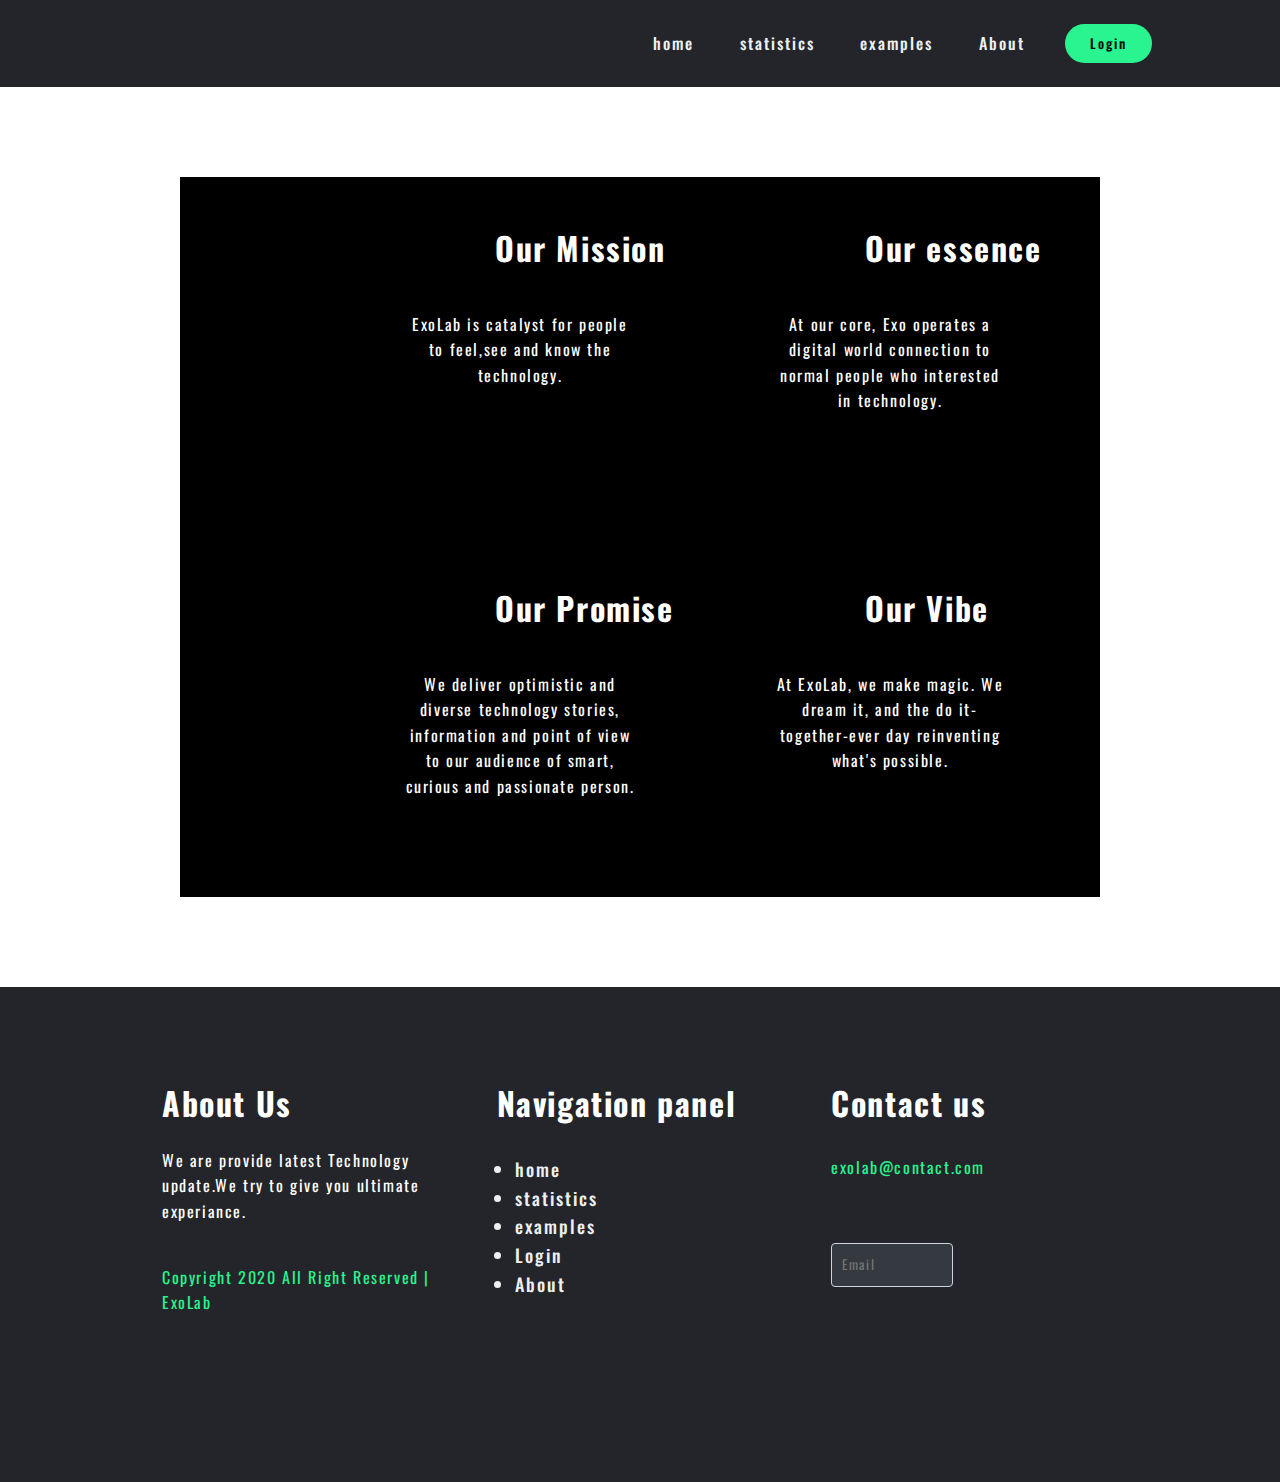
<file: about.html>
<!doctype html>
<html>
<head>
<meta charset="utf-8">
<meta name="viewpoint" content="width=device-width, initial-scale=1">
<link href="https://fonts.googleapis.com/css2?family=Oswald:wght@300&display=swap" rel="stylesheet">

	<link rel="stylesheet" href="style.css">
<title>About</title>
</head>
<body>
<header>
	<a href="index.html">

	<img class="logo" src="Assets/logo.png" alt="logo">
	<nav>
		<ul class="nav_link">
			<li><a href="index.html">home</a></li>
			<li><a href="statistics.html">statistics</a></li>
			<li><a href="examples.html">examples</a></li>
			<li><a href="about.html">About</a></li>
		</ul>
	</nav>
	<a class="cta" href="login.html"><button>Login</button></a>
	</header>
<main>

	<div class="about">

		<div class="a1">
				<div class="a11">
					<h1>Our Mission</h1>
					<p align="center">ExoLab is catalyst for people to feel,see and know the technology.</p>
				</div>

				<div class="a12">
					<h1>Our essence</h1>
					<p align="center">At our core, Exo operates a digital world connection to normal people who interested in technology.</p>
				</div>
		</div>

		<div class="a2">
				<div class="a21">
						<h1>Our Promise</h1>
						<p align="center">We deliver optimistic and diverse technology stories, information and point of view to our audience of smart, curious and passionate person.</p>
				</div>
				
				<div class="a22">
						<h1>Our Vibe</h1>
						<p align="center">At ExoLab, we make magic. We dream it, and the do it-together-ever day reinventing what's possible.</p>
				</div>				
		</div>

	</div>


</main>

<footer>
	<div class="foot1">
		<h1>About Us</h1>
		<p-1> We are provide latest Technology update.We try to give you ultimate experiance.</p-1>
		<p-2>Copyright 2020 All Right Reserved | ExoLab</p-2>
	</div>
	<div class="foot3">
				<h1>Contact us</h1>
				<p>exolab@contact.com</p>

		<form class="form">
			<input type="text" class="input" placeholder="Email">
		</form>		

	</div>
	<div class="foot2">
		<h1>Navigation panel</h1>
		<nav>
		<ul class="foot_nav">
			<li><a href="index.html">home</a></li>
			<li><a href="statistics.html">statistics</a></li>
			<li><a href="examples.html">examples</a></li>
			<li><a href="login.html">Login</a></li>
			<li><a href="about.html">About</a></li>
		</ul>
	</nav>
	</div>
	
</footer>

</body>
</html>
</file>
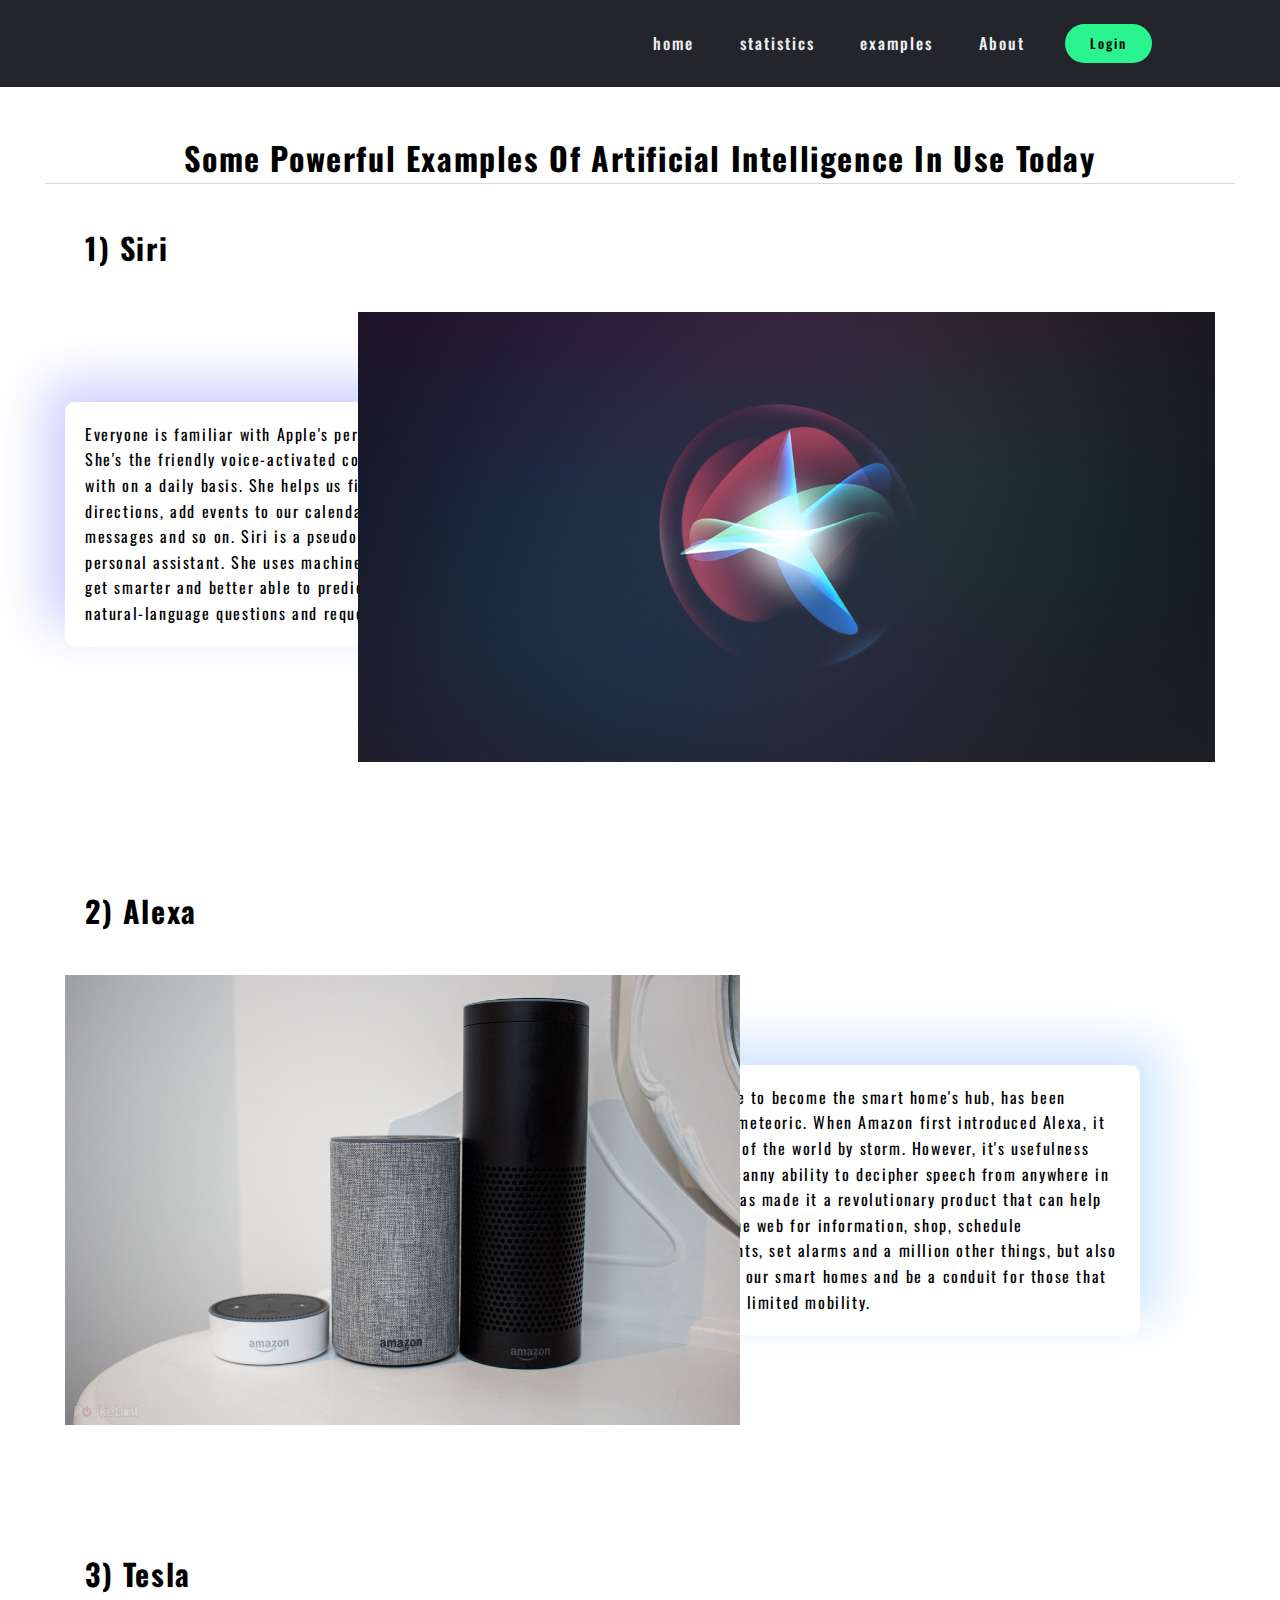
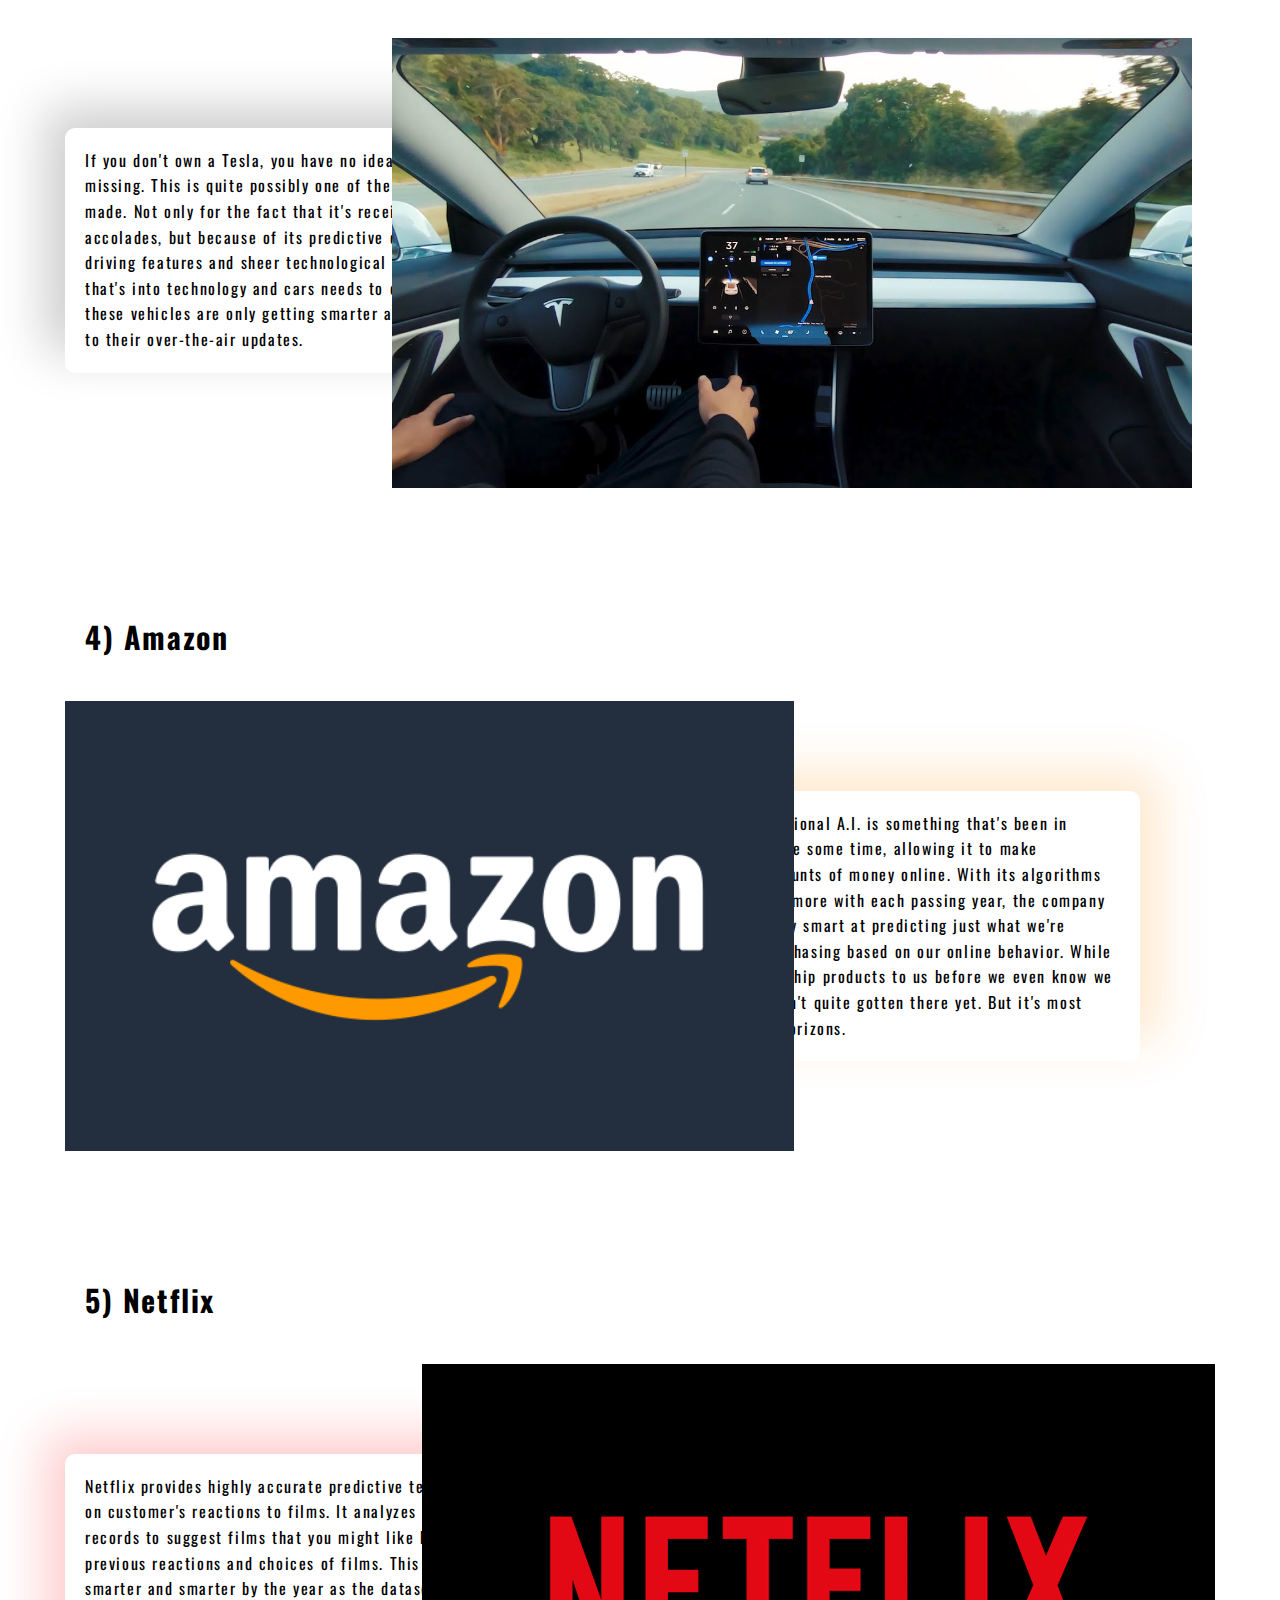
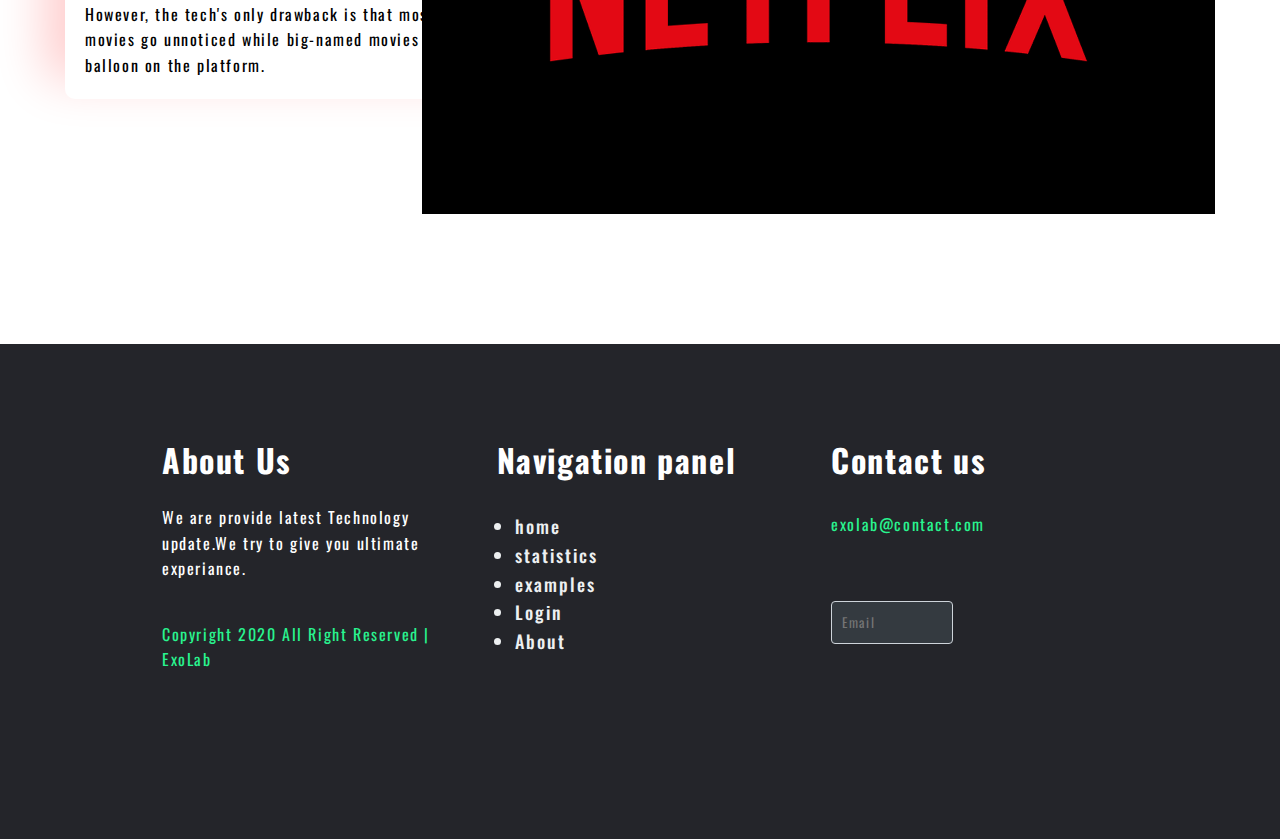
<file: examples.html>
<!doctype html>
<html>
<head>
<meta charset="utf-8">
<meta name="viewpoint" content="width=device-width, initial-scale=1">
<link href="https://fonts.googleapis.com/css2?family=Oswald:wght@300&display=swap" rel="stylesheet">

	<link rel="stylesheet" href="style.css">
<title>Examples</title>
</head>
<body>
<header>
	<a href="index.html">

	<img class="logo" src="Assets/logo.png" alt="logo">
	<nav>
		<ul class="nav_link">
			<li><a href="index.html">home</a></li>
			<li><a href="statistics.html">statistics</a></li>
			<li><a href="examples.html">examples</a></li>
			<li><a href="about.html">About</a></li>
		</ul>
	</nav>
	<a class="cta" href="login.html"><button>Login</button></a>
	</header>

<main>
	
<div class="e1">

	<h1 align="center">Some Powerful Examples Of Artificial Intelligence In Use Today</h1>
	<div class="siri">
			<h2>1) Siri</h2>
			<div class="siri_info">
				<p>Everyone is familiar with Apple's personal assistant, Siri. She's the friendly voice-activated computer that we interact with on a daily basis. She helps us find information, gives us directions, add events to our calendars, helps us send messages and so on. Siri is a pseudo-intelligent digital personal assistant. She uses machine-learning technology to get smarter and better able to predict and understand our natural-language questions and requests.</p>
			</div>
			<div class="siri_p">
				<img src="Assets/siri.png" class="sirip">
			</div>
	</div>

	<div class="alexa">
			<h2>2) Alexa</h2>
			<div class="alexa_info">
				<p>Alexa's rise to become the smart home's hub, has been somewhat meteoric. When Amazon first introduced Alexa, it took much of the world by storm. However, it's usefulness and its uncanny ability to decipher speech from anywhere in the room has made it a revolutionary product that can help us scour the web for information, shop, schedule appointments, set alarms and a million other things, but also help power our smart homes and be a conduit for those that might have limited mobility.</p>
			</div>
			<div class="alexa_p">
				<img src="Assets/alexa.jpg" class="alexap">
			</div>
	</div>	

	<div class="tesla">
			<h2>3) Tesla</h2>
			<div class="tesla_info">
				<p>If you don't own a Tesla, you have no idea what you're missing. This is quite possibly one of the best cars ever made. Not only for the fact that it's received so many accolades, but because of its predictive capabilities, self-driving features and sheer technological "coolness." Anyone that's into technology and cars needs to own a Tesla, and these vehicles are only getting smarter and smarter thanks to their over-the-air updates.</p>	
			</div>
			<div class="tesla_p">
				<img src="Assets/tesla.jpg" class="teslap">
			</div>
	</div>

	<div class="amazon">
			<h2>4) Amazon</h2>
			<div class="amazon_info">
				<p>Amazon's transactional A.I. is something that's been in existence for quite some time, allowing it to make astronomical amounts of money online. With its algorithms refined more and more with each passing year, the company has gotten acutely smart at predicting just what we're interested in purchasing based on our online behavior. While Amazon plans to ship products to us before we even know we need them, it hasn't quite gotten there yet. But it's most certainly on its horizons.</p>
			</div>
			<div class="amazon_p">
				<img src="Assets/amazon.png" class="amazonp">
			</div>
	</div>	

	<div class="netflix">
			<h2>5) Netflix</h2>
			<div class="netflix_info">
				<p>Netflix provides highly accurate predictive technology based on customer's reactions to films. It analyzes billions of records to suggest films that you might like based on your previous reactions and choices of films. This tech is getting smarter and smarter by the year as the dataset grows. However, the tech's only drawback is that most small-labeled movies go unnoticed while big-named movies grow and balloon on the platform.</p>
			</div>
			<div class="netflix_p">
				<img src="Assets/netflix.png" class="netflixp">
			</div>
	</div>

</div>



</main>

<footer>
	<div class="foot1">
		<h1>About Us</h1>
		<p-1> We are provide latest Technology update.We try to give you ultimate experiance.</p-1>
		<p-2>Copyright 2020 All Right Reserved | ExoLab</p-2>
	</div>
	<div class="foot3">
				<h1>Contact us</h1>
				<p>exolab@contact.com</p>

		<form class="form">
			<input type="text" class="input" placeholder="Email">
		</form>		

	</div>
	<div class="foot2">
		<h1>Navigation panel</h1>
		<nav>
		<ul class="foot_nav">
			<li><a href="index.html">home</a></li>
			<li><a href="statistics.html">statistics</a></li>
			<li><a href="examples.html">examples</a></li>
			<li><a href="login.html">Login</a></li>
			<li><a href="about.html">About</a></li>
		</ul>
	</nav>
	</div>
	
</footer>

</body>
</html>
</file>
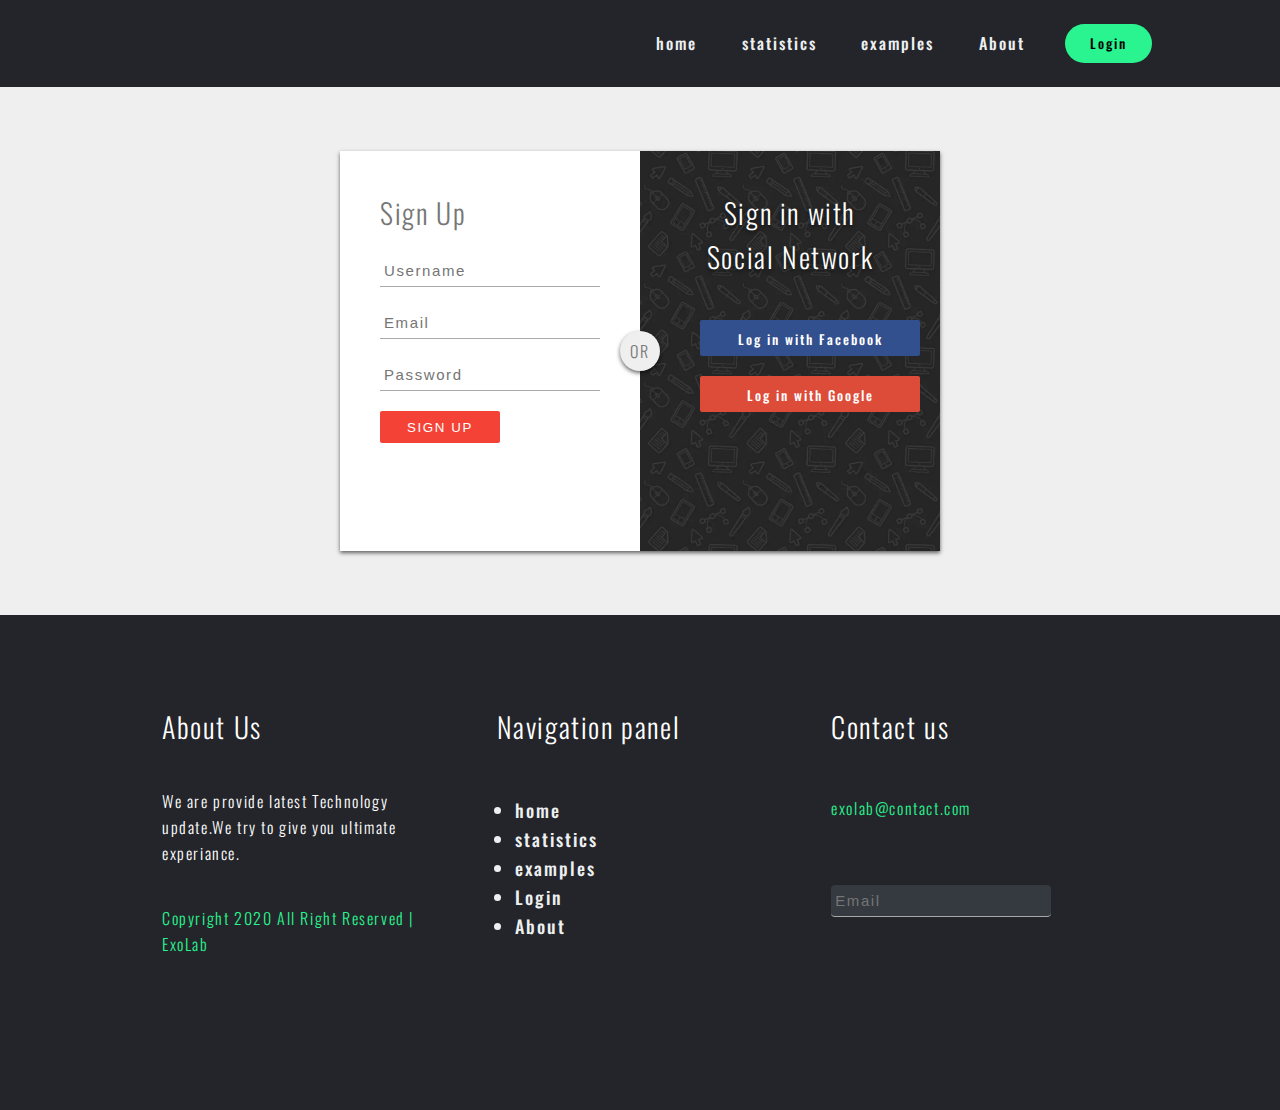
<file: login.html>
<!DOCTYPE html>
<html>
<head>
	<meta charset="utf-8">
<meta name="viewpoint" content="width=device-width, initial-scale=1">
<link href="https://fonts.googleapis.com/css2?family=Oswald:wght@300&display=swap" rel="stylesheet">

	<link rel="stylesheet" href="style.css">
	<link rel="stylesheet" href="login.css">
<title>Login</title>
</head>
<body>
<header>
	<a href="index.html">

	<img class="logo" src="Assets/logo.png" alt="home">
	<nav>
		<ul class="nav_link">
			<li><a href="index.html">home</a></li>
			<li><a href="statistics.html">statistics</a></li>
			<li><a href="examples.html">examples</a></li>
			<li><a href="about.html">About</a></li>
		</ul>
	</nav>
	<a class="cta" href="login.html"><button>Login</button></a>
	</header>


<div id="login-box">
	<div class="left-box">
		<h1>Sign Up</h1>
		<input type="text" name="username" placeholder="Username">
		<input type="text" name="email" placeholder="Email">
		<input type="password" name="password" placeholder="Password">
		<input type="submit" name="signup-button" value="Sign Up">

	</div>
	<div class="right-box">
		<span class="signinwith">Sign in with<br>Social Network</span>
		<button class="social facebook">Log in with Facebook</button>
		<button class="social google">Log in with Google</button>
	</div>
	<div class="or">OR</div>
</div>


<footer>
	<div class="foot1">
		<h1>About Us</h1>
		<p-1> We are provide latest Technology update.We try to give you ultimate experiance.</p-1>
		<p-2>Copyright 2020 All Right Reserved | ExoLab</p-2>
	</div>
	<div class="foot3">
				<h1>Contact us</h1>
				<p>exolab@contact.com</p>

		<form class="form">
			<input type="text" class="input" placeholder="Email">
		</form>		

	</div>
	<div class="foot2">
		<h1>Navigation panel</h1>
		<nav>
		<ul class="foot_nav">
			<li><a href="index.html">home</a></li>
			<li><a href="statistics.html">statistics</a></li>
			<li><a href="examples.html">examples</a></li>
			<li><a href="login.html">Login</a></li>
			<li><a href="about.html">About</a></li>
		</ul>
	</nav>
	</div>
	
</footer>

</body>
</html>
</file>
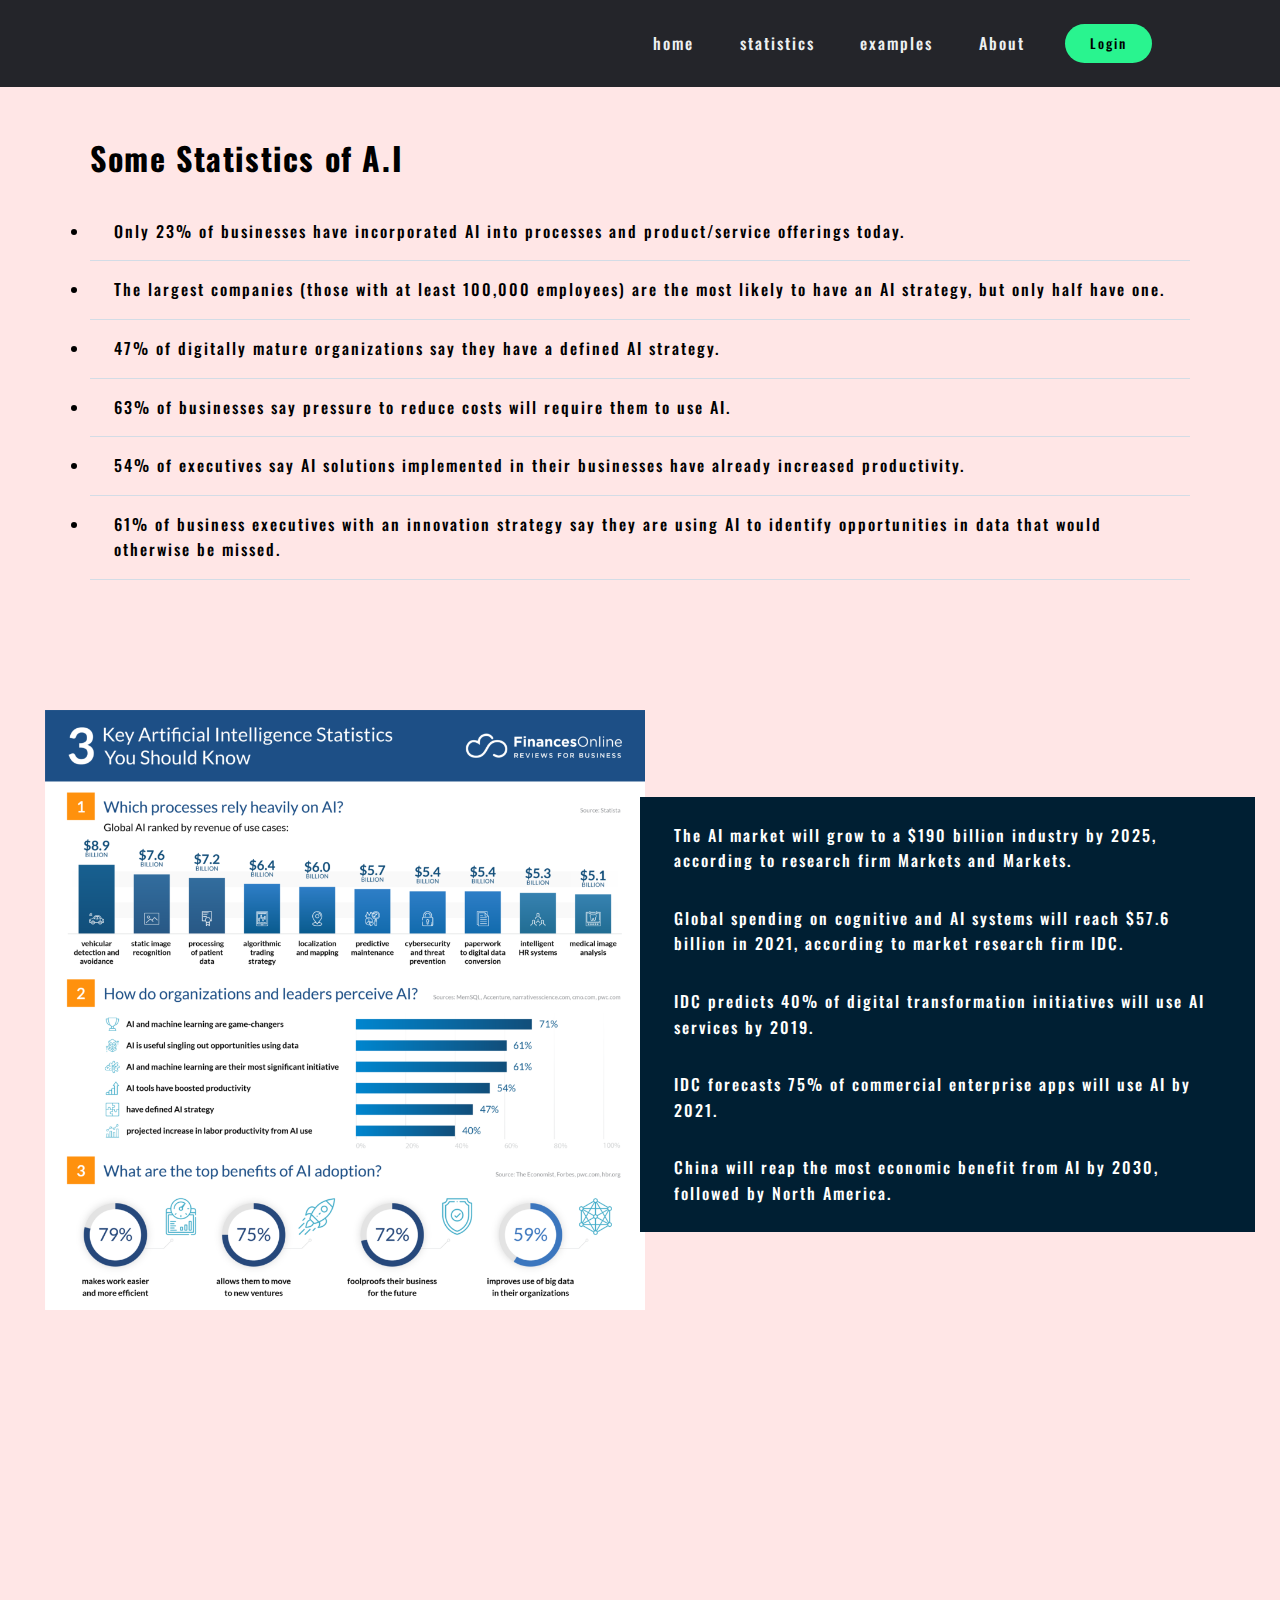
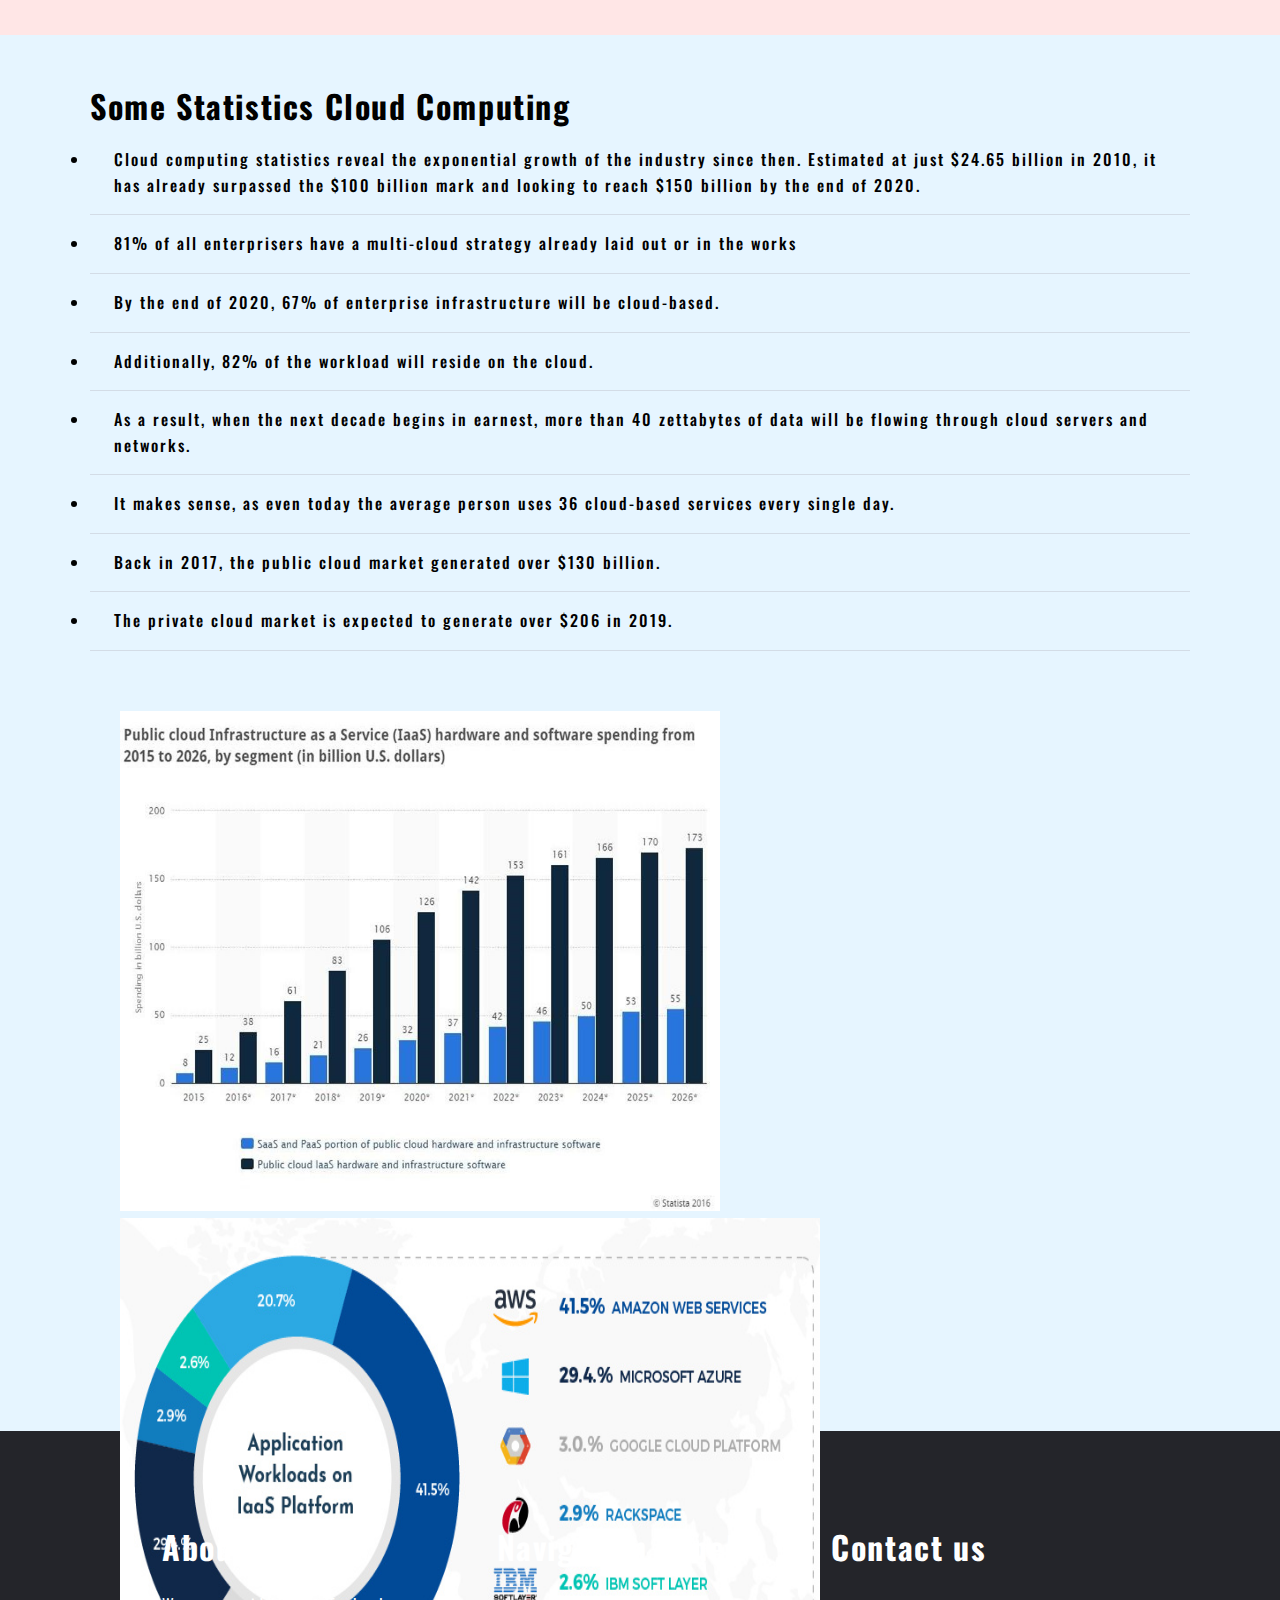
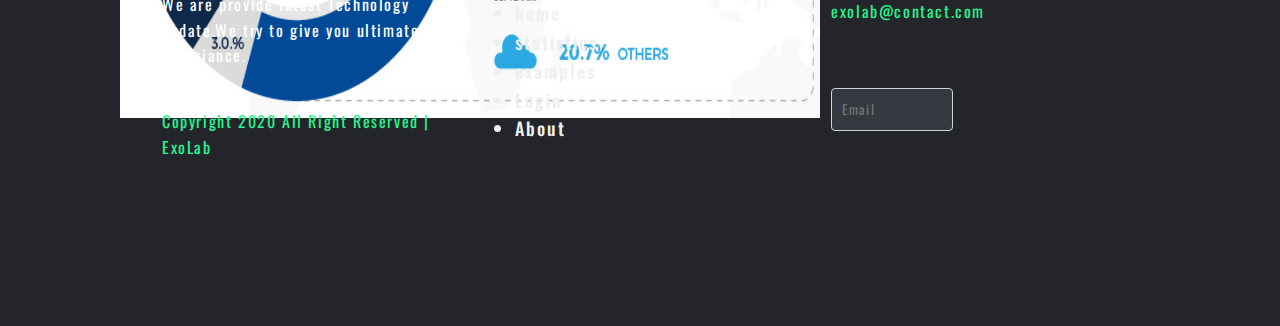
<file: statistics.html>
<!doctype html>
<html>
<head>
<meta charset="utf-8">
<meta name="viewpoint" content="width=device-width, initial-scale=1">
<link href="https://fonts.googleapis.com/css2?family=Oswald:wght@300&display=swap" rel="stylesheet">

	<link rel="stylesheet" href="style.css">
<title>Statistics</title>
</head>
<body>
<header>
	<a href="index.html">

	<img class="logo" src="Assets/logo.png" alt="logo">
	<nav>
		<ul class="nav_link">
			<li><a href="index.html">home</a></li>
			<li><a href="statistics.html">statistics</a></li>
			<li><a href="examples.html">examples</a></li>
			<li><a href="about.html">About</a></li>
		</ul>
	</nav>
	<a class="cta" href="login.html"><button>Login</button></a>
	</header>

<main>
	<div class="aistat1">
		<h1>Some Statistics of A.I </h1>
		<ul>
			<li>Only 23% of businesses have incorporated AI into processes and product/service offerings today.</li>
			<li>
				The largest companies (those with at least 100,000 employees) are the most likely to have an AI strategy, but only half have one.
			</li>
			<li>
				47% of digitally mature organizations say they have a defined AI strategy.
			</li>
			<li>
				63% of businesses say pressure to reduce costs will require them to use AI.
			</li>
			<li>
				54% of executives say AI solutions implemented in their businesses have already increased productivity.
			</li>
			<li>
				61% of business executives with an innovation strategy say they are using AI to identify opportunities in data that would otherwise be missed.
			</li>
		</ul>
		
		
	</div>
	<div class="aistat2">

			<div class="aiimg2">
				<img src="Assets/aistate.png" >
			</div>

			<div class="info">
				<ul>
					<li>The AI market will grow to a $190 billion industry by 2025, according to research firm Markets and Markets.</li>
					<li>Global spending on cognitive and AI systems will reach $57.6 billion in 2021, according to market research firm IDC.</li>
					<li>IDC predicts 40% of digital transformation initiatives will use AI services by 2019.</li>
					<li>IDC forecasts 75% of commercial enterprise apps will use AI by 2021.</li>
					<li>China will reap the most economic benefit from AI by 2030, followed by North America.</li>
				</ul>
			</div>
	</div>

	<div class="cstat1">

		<div>
			<h1>Some Statistics Cloud Computing</h1>
			<ul>
				<li>Cloud computing statistics reveal the exponential growth of the industry since then. Estimated at just $24.65 billion in 2010, it has already surpassed the $100 billion mark and looking to reach $150 billion by the end of 2020.</li>
				<li>81% of all enterprisers have a multi-cloud strategy already laid out or in the works</li>
				<li>By the end of 2020, 67% of enterprise infrastructure will be cloud-based.</li>
				<li>Additionally, 82% of the workload will reside on the cloud.</li>
				<li>As a result, when the next decade begins in earnest, more than 40 zettabytes of data will be flowing through cloud servers and networks.</li>
				<li>It makes sense, as even today the average person uses 36 cloud-based services every single day.</li>
				<li>Back in 2017, the public cloud market generated over $130 billion.</li>
				<li>The private cloud market is expected to generate over $206 in 2019.</li>
			</ul>
		</div>
		<div class="cimg">
			<img src="Assets/cstate.jpg" class="c">
			<img src="Assets/aws.jpg"  class="aws">
		</div>
	</div>




</main>

<footer>
	<div class="foot1">
		<h1>About Us</h1>
		<p-1> We are provide latest Technology update.We try to give you ultimate experiance.</p-1>
		<p-2>Copyright 2020 All Right Reserved | ExoLab</p-2>
	</div>
	<div class="foot3">
				<h1>Contact us</h1>
				<p>exolab@contact.com</p>

		<form class="form">
			<input type="text" class="input" placeholder="Email">
		</form>		

	</div>
	<div class="foot2">
		<h1>Navigation panel</h1>
		<nav>
		<ul class="foot_nav">
			<li><a href="index.html">home</a></li>
			<li><a href="statistics.html">statistics</a></li>
			<li><a href="examples.html">examples</a></li>
			<li><a href="login.html">Login</a></li>
			<li><a href="about">About</a></li>
		</ul>
	</nav>
	</div>
	
</footer>

</body>
</html>
</file>
<file: style.css>
/* CSS Document */
@import url('https://fonts.googleapis.com/css?family=Montserrat:500');
*{
	margin: 0;
	padding: 0;
	font-family: 'Oswald', sans-serif;
	letter-spacing: 1.6px;
	line-height: 1.6;	

	
}
li, a, button{
	font-family: 'Oswald', sans-serif;
	letter-spacing: 2px;
	font-weight: 500;
	font-style: 20px;
	color: #edf0f1;
	text-decoration: none;
}
header{
	background-color: #24252A;
	display: flex;
	justify-content: flex-end;
	align-items: center;
	padding: 0px 10%;
}
.logo{
	margin-right: auto;
	height: 120px;
	width: 120px;
	margin-top: -20px;
	margin-bottom: -20px; 
	position: relative;
	right: 85vh;
}
.nav_link{
	list-style: none;

}
.nav_link li{
	display: inline-block;
	padding: 0px 20px;
}
.nav_link li a{
	transition: all 0.3s ease 0s;
}
.nav_link li a:hover{
	color: #29f48f;
}
button{
	color: #000;
	margin-left: 20px;
	padding: 9px 25px;
	background-color: #29f48f;
	border: none;
	border-radius: 50px;
	cursor: pointer;
	transition: all 0.3s ease 0s;

}
button:hover{
	background-color: white;
	color: #000;
}
/*---------------Section-1-------------------*/
.block_1{
	padding: 10vmin;
}
.video{
	height: 50%;
	width: 30%;
	float: left;
	padding-left:px;
}
.videobg{
	height: 700px;
	width: 600px;
	position: relative;
	bottom: 100px;
	left: 10%;
}
.text{
	
	padding: 5vmin;
	width: 30%;
	left: 55%;
	height: 350px;
	top: 34px;
	position: relative;
	background: white;
    border-radius: 3px;
    text-align: left;
    box-shadow: 0px 25px 42px rgba(0, 0, 0, 0.2);
    z-index: 1;
}
.text h1{
	position: absolute;
	top: 70px;
}
.text p{
	position: absolute;
	top: 150px;
	padding-right: 10vmin;
	letter-spacing: 0.5px;
	line-height: 1.6;
}
/*-------------end of section-1----------------*/
/*---------------Section-2-------------------*/
.block_2{
	position: relative;
	padding: 10vmin 0vmin;
}
.left{
	position: relative;
	width: 44px;
	float: left;
	right: 600px;
	border-right: 230px solid rgba(0,0,0,1);
    border-top: 45vh solid transparent;
}
.right{
	
	left: 50%;
	position: relative;
	height: 45vh;
	width: 50%;
	background-color: rgba(0,0,0,1);
}
.right h1{
	color: #fff;
	position: absolute;
	top: 5vh;
}
.right p{
	color: #fff;
	position: absolute;
	top: 15vh;
}
.img{
	position: relative;
	width: 600px;
	float: left;
	right: 90vh;
	bottom: 17.5px;
}
.right h1{
	color: #fff;
}
.right p{
	color: #fff;
	position: absolute;
}
/*-------------end of section-2----------------*/
/*---------------Section-3-------------------*/
.block_3{
	background-color:#000;
	height: 50vh;
	padding: 15vmin 20vmin;
}
.cc{
	position: relative;
	background-color: #fff;
	height: 50vh;
	border-radius: 2px;
	width: 40%;
}
.cc h1{
	color: #000;
	position: relative;
	top: 30px;
	font-size: 32px;
}
.cc p{
	top: 100px;
	color: #000;
	position: absolute;
	padding: 0px 20px;
	font-size: 18px;
	line-height: 1.6;
	letter-spacing: 0.5px;
}
.cloud{
	position: relative;
	width: 50%;
	height: 50vh;
	left: 50%;
	bottom: 50vh;
}
/*---------------end of Section-3-------------------*/

/*---------------Section-4-------------------*/
.block_4{
	padding: 12vmin;
	height: 112vh;
}
.gallary{
	height: 12vh;
	position: relative;
}
.gallary h1{
	position: absolute;
	top: -55px;
	left: 45%;
	font-size: 60px;
	letter-spacing: 5px;
}
.img1,.img4,.img6{
	height: 350px;
	width: 400px;
	padding: 20px;
}
.img2,.img3,.img5{
	height: 300px;
	width: 400px;
	padding: 20px;
}
/*---------------end of Section-4-------------------*/

/*---------------footer-------------------*/
footer{
	padding: 10vmin 18vmin;
	height: 35vh;
	background-color:#24252A;
}
.foot1{
	padding: 0px;
	margin: 0px;
	height: 35vh;
	width: 30%;
	float: left;
}

.foot1 h1,.foot2 h1{
	position: relative;
	color: #fff;
}
.foot1 p-1{
	position: relative;
	color: #fff;
	top: 20px;
}
.foot1 p-2{
	position: relative;
	color:#29f48f ;
	top: 60px;
	float: left;
}
.foot2{
	height: 35vh;
	width: 30%;
	float: right;
    position: relative;
	right: 5%;
}
.foot_nav{
	position: relative;
	top: 3vh;
	left: 2vh;
	font-size: 18px;	
}
.foot3{
	height: 35vh;
	width: 30%;
	float: right;
}
.foot3 h1{
	position: relative;
	color: #fff;
}
.foot3 p{
	position: relative;
	color: #29f48f;
	top: 3vh;	
	letter-spacing: 1.6px;
}
.form{
	position: relative;	
	top:10vh;
	width: 100px;
}
.input{
    color: #495057;
    background-color: #343a40!important;
    border: 1px solid #ced4da;
    border-radius: .25rem;
    padding: 10px;
   	width: 100px;
   	position: relative;		

}
/*---------------statistics.html------------*/
/*---------------aistat1-------------------*/
.aistat1{
	padding: 5vmin 10vmin;
	background-color:  #ffe6e6;
}
.aistat1 ul{
	padding-top: 20px;
	padding-bottom: 20px;
}
.aistat1 ul li{
	color: #000;
	padding: 16px 24px;
	border-bottom: 1px solid #d3dce6;
		
}
/*---------------aistat2-------------------*/
.aistat2{
	padding: 5vmin;
	background-color:#ffe6e6;
	height: 100vh;
}
.aiimg2{
	position: relative;
	width: 50%;
}
.aistat2 img{
	position: relative;
	width: 600px;
	height:600px;
	top: 20px;
}
.info{
	position: relative;
	width: 50%;
	left: 50%;
	bottom: 500px;
	background-color:  #001f33;
	padding: 10px;
}
.aistat2 ul li{
	padding: 16px 24px;
	color: #fff;
		
}
/*---------------cstat1-------------------*/
.cstat1 {
	padding: 5vmin 10vmin;
	background-color: #e6f5ff;
}
.csstat1 ul{
	padding-top: 20px;
	padding-bottom: 20px;
}
.cstat1 ul li{
	padding: 16px 24px;
	border-bottom: 1px solid #d3dce6;
	color: #000;
}
.cimg{
	padding: 30px;
	position: relative;
	top: 30px;
	height: 75vh;
}
.c{
	height: 500px;
	width: 600px;
}
.aws{
	height: 500px;
	width: 700px;
}
/*---------------end of statistics.html------------*/

/*---------------example.html------------*/
.e1{
	padding: 5vmin;
}
.e1 h1{
	border-bottom: 1px solid #d3dce6;	
}
/*---siri---*/
.siri{
	position: relative;
	padding: 20px;
	margin-bottom: 85px;
}
.siri h2{
	position: relative;
	padding: 20px;
	font-size: 30px;
}
.siri_info{
	position: relative;
	float: left;
	width: 50%;
	height: 50vh;
	top: 20px;
}
.siri_info p{
	position: absolute;
	top: 10vh;
	width: 80%;
	padding: 20px;
	box-shadow: -20px -20px 50px 0px rgba(0, 25, 255, 0.2);
	border-radius: 10px;
}
.siri_p{
	position: relative;
	left: 50%;
	width: 50%;
	height: 50vh;
	top: 20px;
}
.sirip{
	position: absolute;
	height: 50vh;
	right: 0%;
}
/*---alexa---*/
.alexa{
	position: relative;
	padding: 20px;
	margin-bottom: 85px;
}
.alexa h2{
	position: relative;
	padding: 20px;
	font-size: 30px;
}
.alexa_info{
	position: relative;
	float: right;
	width: 50%;
	height: 50vh;
	top: 20px;
}
.alexa_info p{
	position: absolute;
	top: 10vh;
	width: 80%;
	padding: 20px;
	box-shadow: 20px -20px 50px 0px rgba(0, 119, 255, 0.2);
	border-radius: 10px;
}
.alexa_p{
	position: relative;
	width: 50%;
	height: 50vh;
	top: 20px;
}
.alexap{
	position: absolute;
	height: 50vh;
}
/*---tesla---*/
.tesla{
	position: relative;
	padding: 20px;
	margin-bottom: 85px;
}
.tesla h2{
	position: relative;
	padding: 20px;
	font-size: 30px;
}
.tesla_info{
	position: relative;
	float: left;
	width: 50%;
	height: 50vh;
	top: 20px;
}
.tesla_info p{
	position: absolute;
	top: 10vh;
	width: 80%;
	padding: 20px;
	box-shadow: -20px -20px 50px 0px rgba(0, 0, 0, 0.2);
	border-radius: 10px;
}
.tesla_p{
	position: relative;
	left: 50%;
	width: 50%;
	height: 50vh;
	top: 20px;
}
.teslap{
	position: absolute;
	height: 50vh;
	right: 4%;
}
/*---amazon---*/
.amazon{
	position: relative;
	padding: 20px;
	margin-bottom: 85px;
}
.amazon h2{
	position: relative;
	padding: 20px;
	font-size: 30px;
}
.amazon_info{
	position: relative;
	float: right;
	width: 50%;
	height: 50vh;
	top: 20px;
}
.amazon_info p{
	position: absolute;
	top: 10vh;
	width: 80%;
	padding: 20px;
	box-shadow: 20px -20px 50px 0px rgba(255, 141, 0, 0.2);
	border-radius: 10px;
}
.amazon_p{
	position: relative;
	width: 50%;
	height: 50vh;
	top: 20px;
}
.amazonp{
	position: absolute;
	height: 50vh;
}
/*---netflix---*/
.netflix{
	position: relative;
	padding: 20px;
	margin-bottom: 85px;
}
.netflix h2{
	position: relative;
	padding: 20px;
	font-size: 30px;
}
.netflix_info{
	position: relative;
	float: left;
	width: 50%;
	height: 50vh;
	top: 20px;
}
.netflix_info p{
	position: absolute;
	top: 10vh;
	width: 80%;
	padding: 20px;
	box-shadow: -20px -20px 50px 0px rgba(255, 0, 0,0.2);
	border-radius: 10px;
}
.netflix_p{
	position: relative;
	left: 50%;
	width: 50%;
	height: 50vh;
	top: 20px;
}
.netflixp{
	position: absolute;
	height: 50vh;
	right: 0%;
}
/*---------------end of example.html------------*/

/*---------------about.html------------*/
.about{
	position: relative;
	padding: 10vmin 20vmin;
	
}
.a1{
	position: relative;
	height: 40vh;
	background-color: #000;
	padding: 0vmin 10vmin;
}
.a2{
	position: relative;
	height: 40vh;
	background-color: #000;
	padding: 0vmin 10vmin;
}
.a11{
	position: absolute;
	width: 50%;
	
}
.a12 {
	position: absolute;
	width: 50%;
	left: 50%;
	
}
.a21{
	position: absolute;
	width: 50%;
}
.a22{
	position: absolute;
	left: 50%;
	width: 50%;
}
.a11 h1, .a12 h1,.a21 h1,.a22 h1{
	position: absolute;
	color: #fff;
	left: 25vh;
	top: 5vh;
}
.a11 p ,.a12 p, .a21 p,.a22 p{
	position: relative;
	color: #fff;
	width: 50%;
	padding: 10vmin;
	left: 5vmin;
	top: 5vmin;
}
</file>
<file: login.css>
body
{
	margin: 0;
	padding: 0;
	background: #efefef;
	font-size: 16px;
	color: #777;
	font-family: sans-serif;
	font-weight: 300;
}
#login-box
{
	position: relative;
	margin: 5% auto;
	height: 400px;
	width: 600px;
	background: #fff;
	box-shadow: 0 2px 4px rgba(0,0,0,0.6);
}
.left-box
{
	position: absolute;
	top: 0;
	left: 0;
	box-sizing: border-box;
	padding: 40px;
	width: 300px;
	height: 400px;
}
h1
{
	margin: 0 0 20px 0;
	font-weight: 300;
	font-size: 28px;
}
input[type="text"],
input[type="password"]
{
	display: block;
	box-sizing: border-box;
	margin-bottom: 20px;
	padding: 4px;
	width: 220px;
	height: 32px;
	border: none;outline: none;border-bottom: 1px solid #aaa;
	font-family: sans-serif;
	font-weight: 400;
	font-size: 15px;
	transition: 0.2s ease;
}
input[type="submit"]
{
	margin-bottom: 28px;
	width: 120px;
	height: 32px;
	background: #f44336;
	border: none;
	border-radius: 2px;
	color: #fff;
	font-family: sans-serif;
	font-weight: 500;
	text-transform: uppercase;
	transition: 0.2s ease;
	cursor: pointer;
}
input[type="submit"]:hover,
input[type="submit"]:focus
{
	background: #ff5722;
	transition: 0.2s ease;
}
.right-box
{
	position: absolute;
	top: 0;
	right: 0;
	box-sizing: border-box;
	padding: 40px;
	width: 300px;
	height: 400px;
	background-image: url('3.jpg');
	background-size: cover;
	background-position: center;
}
.or
{
	position: absolute;
	top: 180px;
	left: 280px;
	width: 40px;
	height: 40px;
	background: #efefef;
	border-radius: 50%;
	box-shadow: 0 2px 4px rgba(0,0,0,0.6);
	line-height: 40px;
	text-align: center;
}
.right-box .signinwith
{
	display: block;
	margin-bottom: 40px;
	font-size: 28px;
	color: #fff;
	text-align: center;text-shadow: 0 2px 4px rgba(0,0,0,0.6);
}
button.social
{
	margin-bottom: 20px;
	width: 220px;
	height: 36px;
	border: none;
	border-radius: 2px;
	color: #fff;
	font-family: 500;
	transition: 0.2s ease;
	cursor: pointer;
}
.facebook
{
	background: #32508e;
}
.google
{
	background: #dd4b39;
}
</file>
